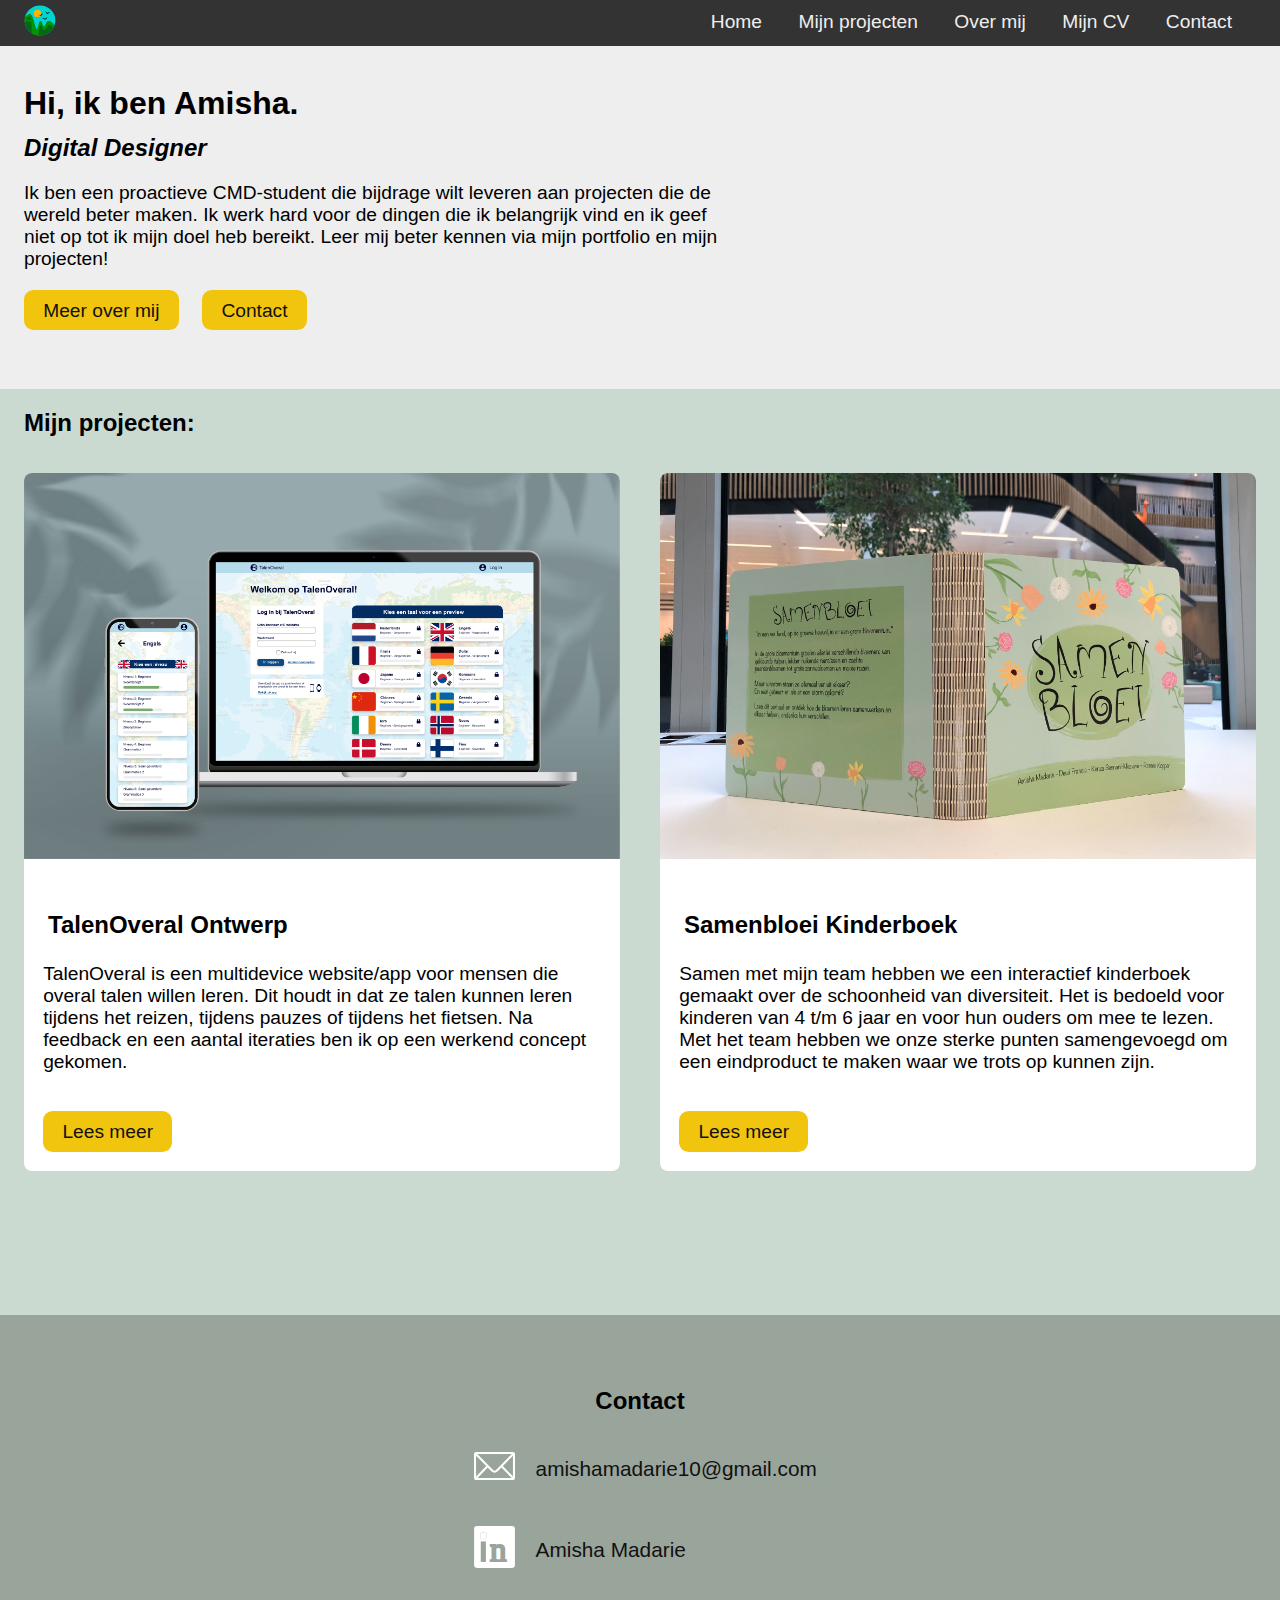
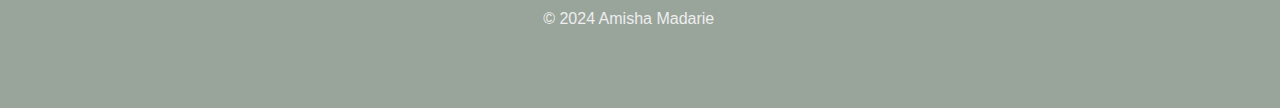
<file: index.html>
<!doctype html>
<html lang="nl">
	
<head>
	<meta charset="UTF-8">
	<meta name="author" content="jouw naam">
	<meta name="viewport" content="width=device-width, initial-scale=1">
	
	<title>Amisha Madarie</title>
	
	<link href="styles/style.css" rel="stylesheet">
	<link rel="icon" type="image/svg+xml" href="images/logo.svg">
	<link rel="stylesheet" href="https://cdnjs.cloudflare.com/ajax/libs/font-awesome/4.7.0/css/font-awesome.min.css">
</head>

<body>

	<header>
		<section class="menu">
			<a href="index.html"><img src="images/logo.svg" alt="Logo van Amisha"></a>
			<ul>
				<li><a href="index.html">Home</a></li>
				<li><a href="#project">Mijn projecten</a></li>
				<li><a href="overmij.html">Over mij</a></li> 
				<li><a href="cv.pdf" target="_blank">Mijn CV</a></li>
				<li><a href="#contact">Contact</a></li>
			</ul>
		</section>

		<section class="menu2">
			<a href="index.html"><img src="images/logo.svg" alt="Logo van Amisha"></a>
			<ul id="myLinks">
				<li><a href="index.html">Home</a></li>
				<li><a href="#project">Mijn projecten</a></li>
				<li><a href="overmij.html">Over mij</a></li> 
				<li><a href="cv.pdf" target="_blank">Mijn CV</a></li>
				<li><a href="#contact">Contact</a></li>
			</ul>
			<a href="javascript:void(0);" class="icon" onclick="myFunction()">
				<i class="fa fa-bars"></i>
			</a>
		</section>
	</header>

	<main>
		<section class="banner">
			<article id="banground">
				<h1>Hi, ik ben Amisha.</h1>
				<h2>Digital Designer</h2>
				<p>Ik ben een proactieve CMD-student die bijdrage wilt leveren aan projecten die de wereld beter maken. 
					Ik werk hard voor de dingen die ik belangrijk vind en ik geef niet op tot ik mijn doel heb bereikt.
					Leer mij beter kennen via mijn portfolio en mijn projecten!
				</p>
				<a href="overmij.html">Meer over mij</a>
				<a href="#contact">Contact</a>
			</article>
		</section>

		<section class="projecten">
			<h2 id="project">Mijn projecten:</h2>

				<article class="talenoveral">
					<img src="images/mockuptalen.png"  alt="Mockup talen afbeelding">
					<h3>TalenOveral Ontwerp</h3>
					<p>TalenOveral is een multidevice website/app voor mensen die overal talen willen leren.
						Dit houdt in dat ze talen kunnen leren tijdens het reizen, tijdens pauzes of tijdens het fietsen.
						Na feedback en een aantal iteraties ben ik op een werkend concept gekomen.
					</p>
					<a href="talen.html">Lees meer</a>
				</article>

				<article class="samenbloei">
					<img src="images/samenbloeikaft.png" alt="Samenbloei Kaft Afbeelding">
					<h3>Samenbloei Kinderboek</h3>
					<p>Samen met mijn team hebben we een interactief kinderboek gemaakt over de schoonheid van diversiteit.
						Het is bedoeld voor kinderen van 4 t/m 6 jaar en voor hun ouders om mee te lezen.
						Met het team hebben we onze sterke punten samengevoegd om een eindproduct te maken waar we trots op kunnen zijn.
					</p>
					<a href="samenbloei.html">Lees meer</a>
				</article>

		</section>
	</main>

	<footer>
		<h3 id="contact">Contact</h3>
		<ul>
			<li>
				<a href="mailto:amishamadarie10@gmail.com"><img src="images/mailicon.svg" alt="Gmail Icon"></a>
				<a href="mailto:amishamadarie10@gmail.com">amishamadarie10@gmail.com</a>
			</li>
			<li>
				<a href="https://www.linkedin.com/in/amisha-madarie" target="_blank"><img src="images/linkedinicon.svg" alt="Linkedin Icon"></a>
				<a href="https://www.linkedin.com/in/amisha-madarie" target="_blank">Amisha Madarie</a>
			</li>
			<li>
				<p id="cr">© 2024 Amisha Madarie</p>
			</li>
		</ul>
	</footer>

	<script defer src="scripts/script.js"></script>
</body>
	
</html>
</file>
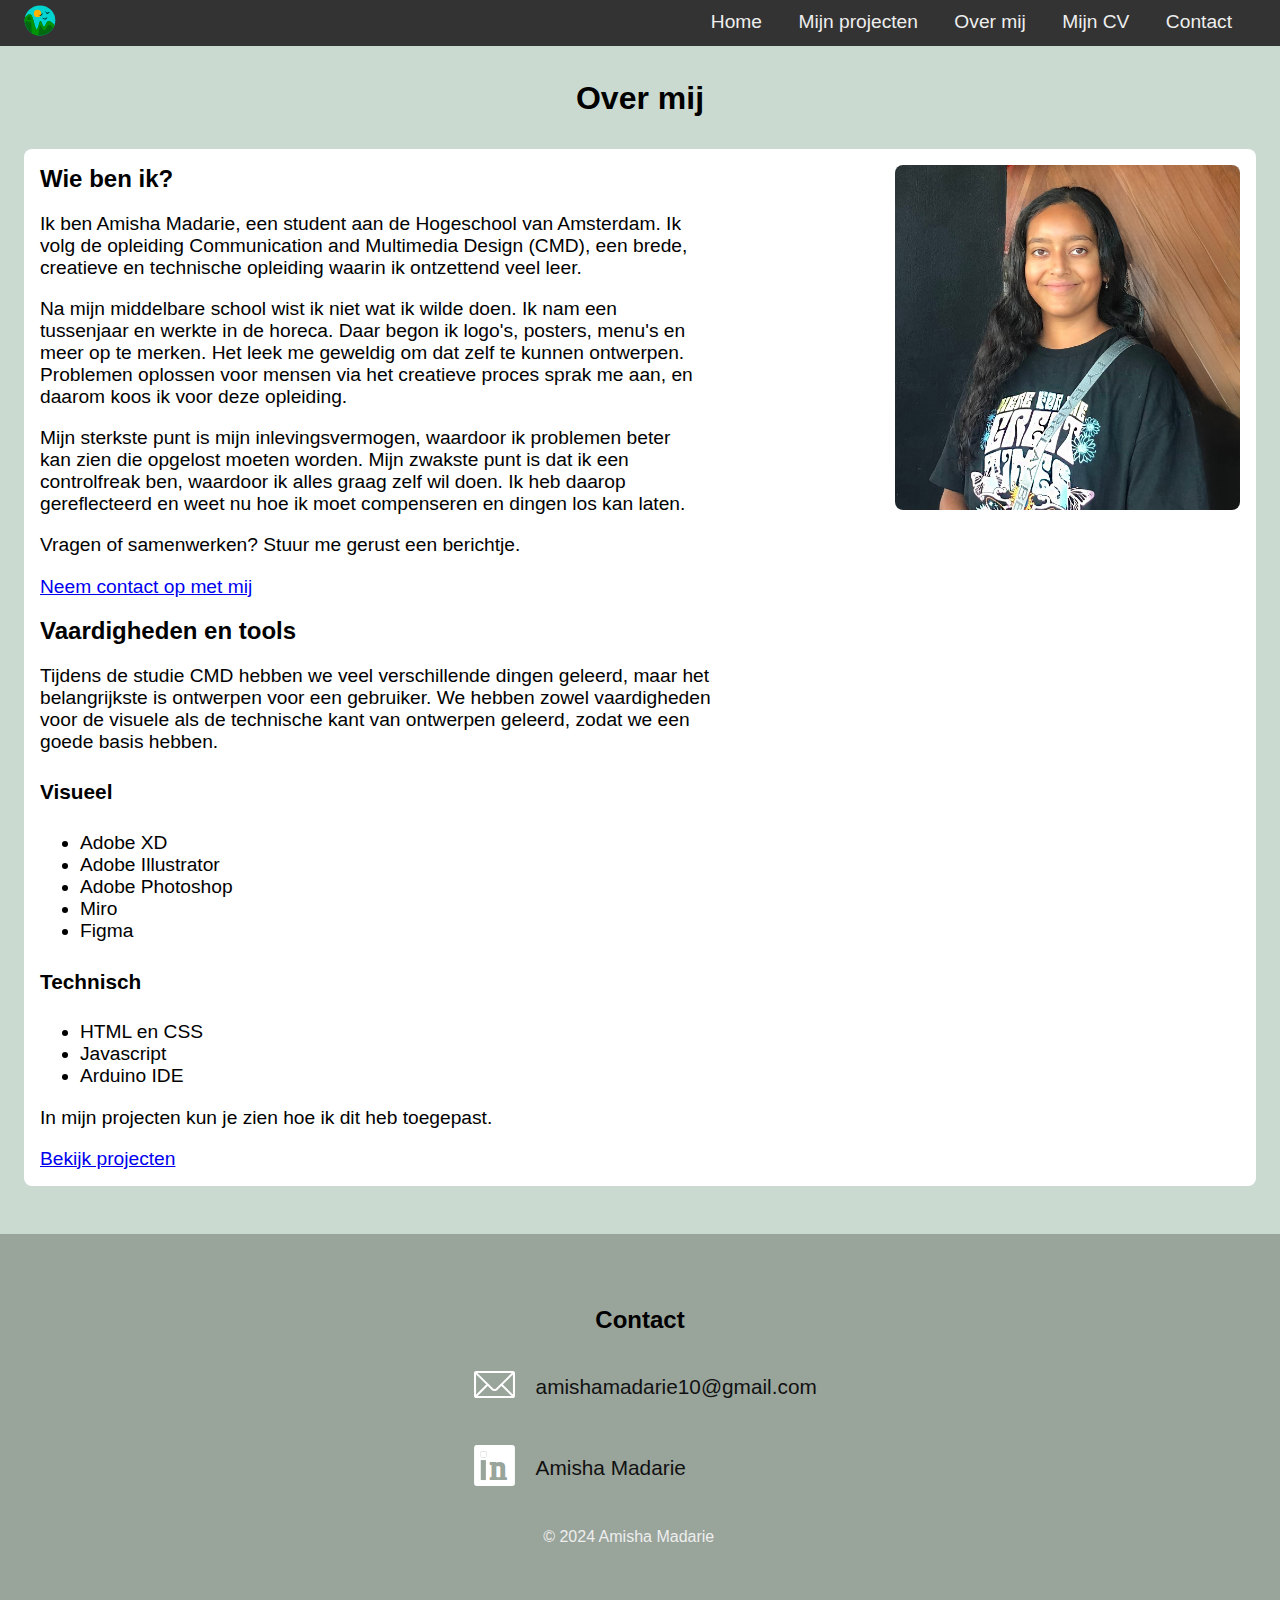
<file: overmij.html>
<!doctype html>
<html lang="nl">
	
<head>
	<meta charset="UTF-8">
	<meta name="author" content="jouw naam">
	<meta name="viewport" content="width=device-width, initial-scale=1">
	
	<title>Amisha Madarie</title>
	
	<link href="styles/style.css" rel="stylesheet">
	<link rel="icon" type="image/svg+xml" href="images/logo.svg">
	<link rel="stylesheet" href="https://cdnjs.cloudflare.com/ajax/libs/font-awesome/4.7.0/css/font-awesome.min.css">
</head>

<body>

	<header>
		<section class="menu">
			<a href="index.html"><img src="images/logo.svg" alt="Logo van Amisha"></a>
			<ul>
				<li><a href="index.html">Home</a></li>
				<li><a href="index.html">Mijn projecten</a></li>
				<li><a href="overmij.html">Over mij</a></li> 
				<li><a href="cv.pdf" target="_blank">Mijn CV</a></li>
				<li><a href="#contact">Contact</a></li>
			</ul>
		</section>

		<section class="menu2">
			<a href="index.html"><img src="images/logo.svg" alt="Logo van Amisha"></a>
			<ul id="myLinks">
				<li><a href="index.html">Home</a></li>
				<li><a href="index.html#project">Mijn projecten</a></li>
				<li><a href="overmij.html">Over mij</a></li> 
				<li><a href="cv.pdf" target="_blank">Mijn CV</a></li>
				<li><a href="#contact">Contact</a></li>
			</ul>
			<a href="javascript:void(0);" class="icon" onclick="myFunction()">
				<i class="fa fa-bars"></i>
			</a>
		</section>
	</header>

	<main class="about">
		<h1 id="titel">Over mij</h1>

		<section class="overmij">
			<article id="ikben">
				<section class="tekst">
				<h2>Wie ben ik?</h2>
				<p>Ik ben Amisha Madarie, een student aan de Hogeschool van Amsterdam. 
					Ik volg de opleiding Communication and Multimedia Design (CMD), een brede, creatieve en technische opleiding waarin ik ontzettend veel leer.</p>
				<p>Na mijn middelbare school wist ik niet wat ik wilde doen. 
					Ik nam een tussenjaar en werkte in de horeca.
					 Daar begon ik logo's, posters, menu's en meer op te merken. 
					 Het leek me geweldig om dat zelf te kunnen ontwerpen. 
					 Problemen oplossen voor mensen via het creatieve proces sprak me aan, en daarom koos ik voor deze opleiding.</p>
				<p>Mijn sterkste punt is mijn inlevingsvermogen, waardoor ik problemen beter kan zien die opgelost moeten worden. 
					Mijn zwakste punt is dat ik een controlfreak ben, waardoor ik alles graag zelf wil doen. 
					Ik heb daarop gereflecteerd en weet nu hoe ik moet compenseren en dingen los kan laten.</p>
				<p>Vragen of samenwerken? Stuur me gerust een berichtje.</p>
				<a href="#contact">Neem contact op met mij</a></p>
				</section>
				
				<img src="images/portret.jpg" alt="Portret van Amisha" id="portret">
	 		</article>

			<article id="skills">
				<h2>Vaardigheden en tools</h2>
				<p>Tijdens de studie CMD hebben we veel verschillende dingen geleerd, maar het belangrijkste is ontwerpen voor een gebruiker. 
					We hebben zowel vaardigheden voor de visuele als de technische kant van ontwerpen geleerd, zodat we een goede basis hebben.</p>

				<h4>Visueel</h4>
					<ul>
					  <li>Adobe XD</li>
					  <li>Adobe Illustrator</li>
					  <li>Adobe Photoshop</li>
					  <li>Miro</li>
					  <li>Figma</li>
					</ul>
				<h4>Technisch</h4>
					<ul>
					  <li>HTML en CSS</li>
					  <li>Javascript</li>
					  <li>Arduino IDE</li>
					</ul>

				<p>In mijn projecten kun je zien hoe ik dit heb toegepast.</p>
				<a href="index.html#project">Bekijk projecten</a>
			</article>
		</section>

	</main>

	<footer>
		<h3 id="contact">Contact</h3>
		<ul>
			<li>
				<a href="mailto:amishamadarie10@gmail.com"><img src="images/mailicon.svg" alt="Gmail Icon"></a>
				<a href="mailto:amishamadarie10@gmail.com">amishamadarie10@gmail.com</a>
			</li>
			<li>
				<a href="https://www.linkedin.com/in/amisha-madarie" target="_blank"><img src="images/linkedinicon.svg" alt="Linkedin Icon"></a>
				<a href="https://www.linkedin.com/in/amisha-madarie" target="_blank">Amisha Madarie</a>
			</li>
			<li>
				<p id="cr">© 2024 Amisha Madarie</p>
			</li>
		</ul>
	</footer>

	<script defer src="scripts/script.js"></script>
</body>
	
</html>
</file>
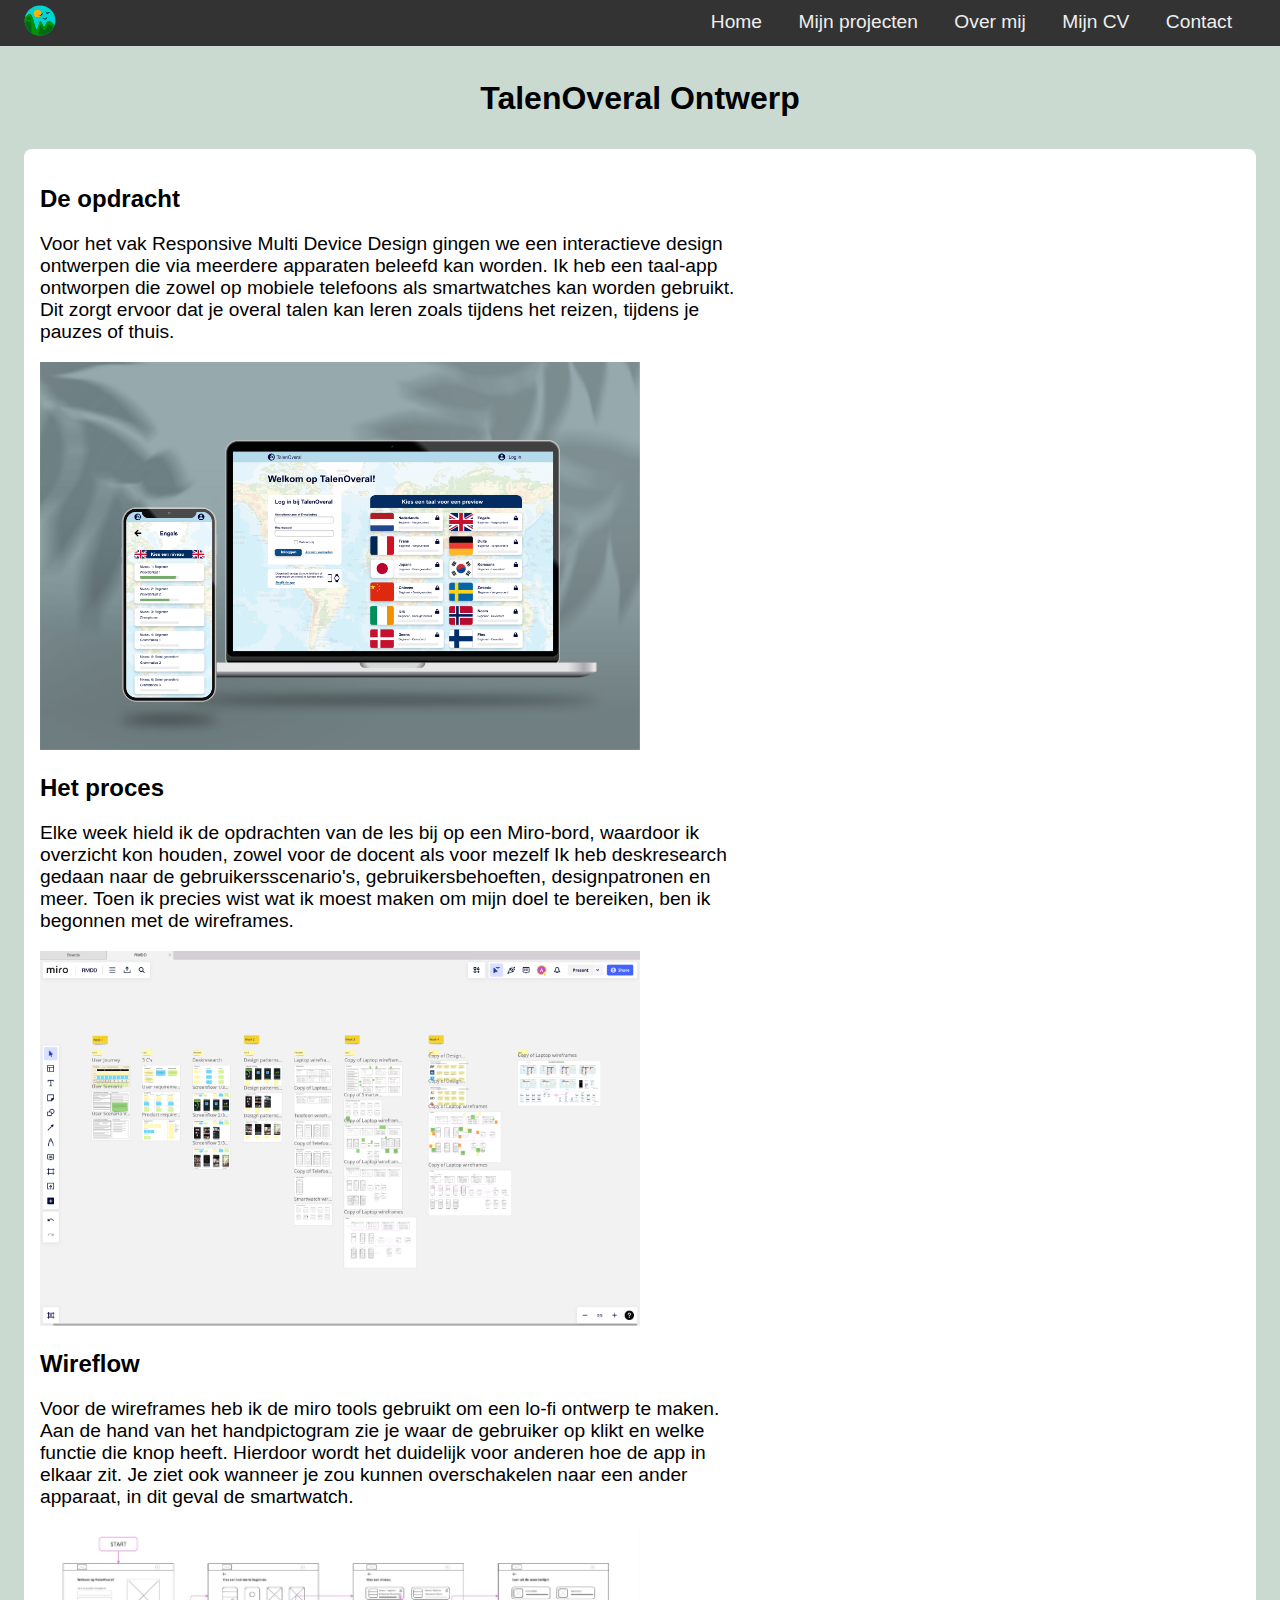
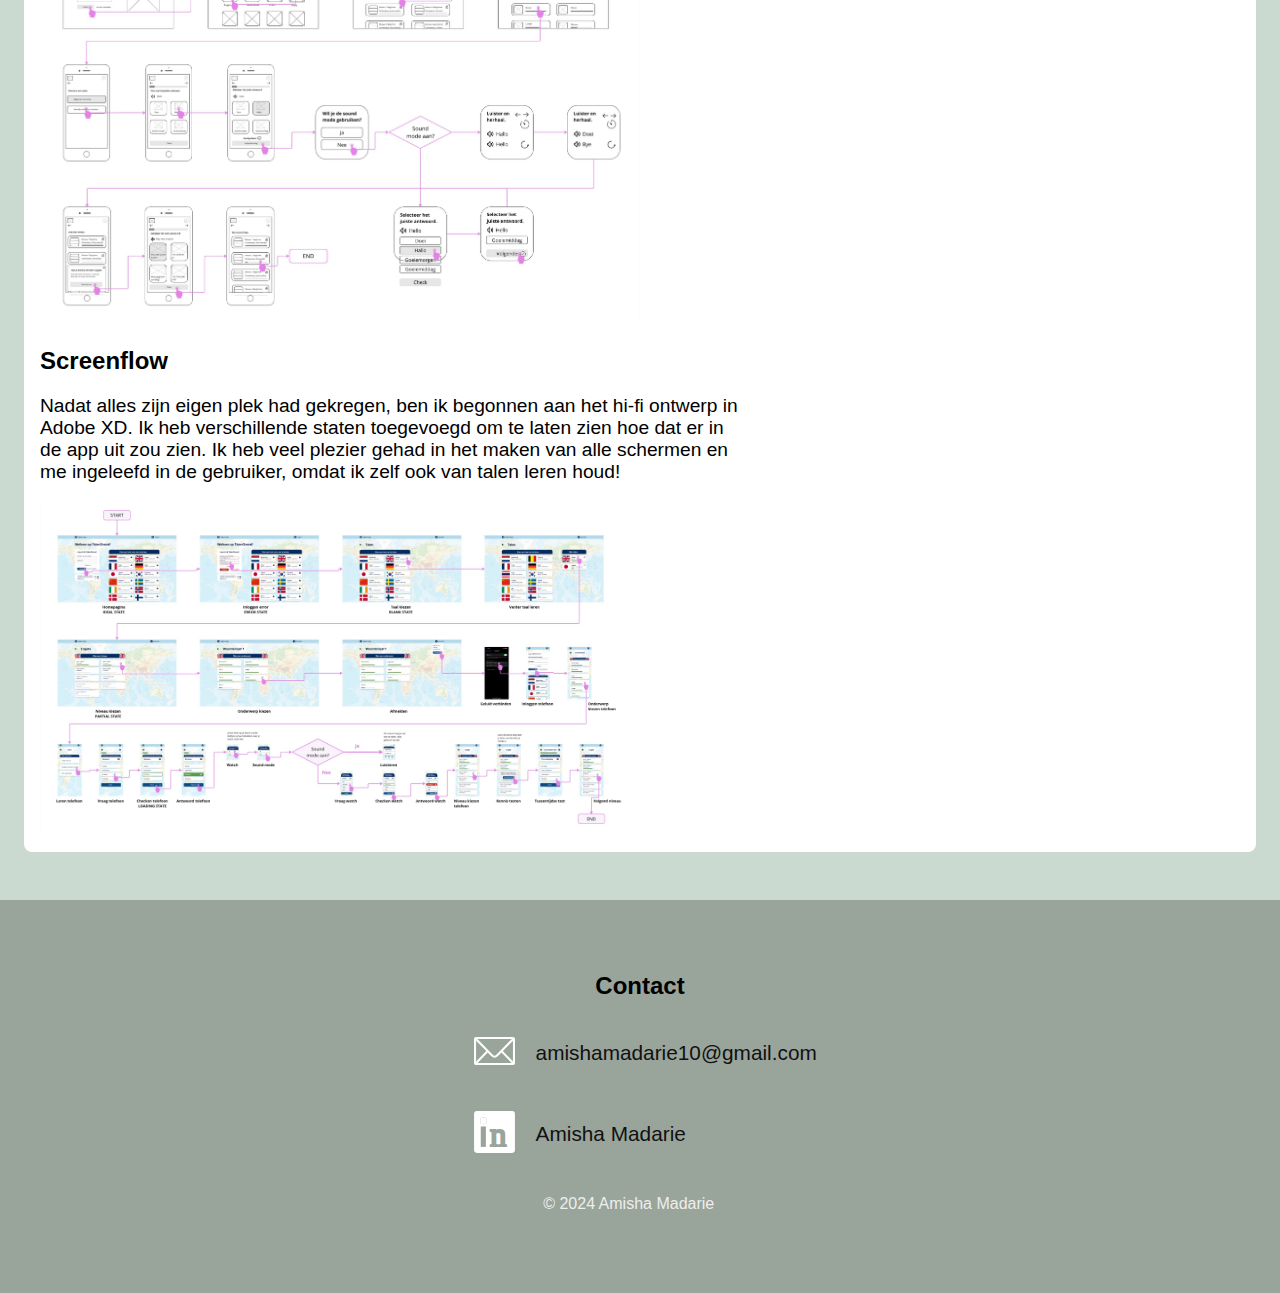
<file: talen.html>
<!doctype html>
<html lang="nl">
	
<head>
	<meta charset="UTF-8">
	<meta name="author" content="jouw naam">
	<meta name="viewport" content="width=device-width, initial-scale=1">
	
	<title>Amisha Madarie</title>
	
	<link href="styles/style.css" rel="stylesheet">
	<link rel="icon" type="image/svg+xml" href="images/logo.svg">
	<link rel="stylesheet" href="https://cdnjs.cloudflare.com/ajax/libs/font-awesome/4.7.0/css/font-awesome.min.css">
</head>

<body>

	<header>
		<section class="menu">
			<a href="index.html"><img src="images/logo.svg" alt="Logo van Amisha"></a>
			<ul>
				<li><a href="index.html">Home</a></li>
				<li><a href="index.html">Mijn projecten</a></li>
				<li><a href="overmij.html">Over mij</a></li> 
				<li><a href="cv.pdf" target="_blank">Mijn CV</a></li>
				<li><a href="#contact">Contact</a></li>
			</ul>
		</section>

		<section class="menu2">
			<a href="index.html"><img src="images/logo.svg" alt="Logo van Amisha"></a>
			<ul id="myLinks">
				<li><a href="index.html">Home</a></li>
				<li><a href="index.html#project">Mijn projecten</a></li>
				<li><a href="overmij.html">Over mij</a></li> 
				<li><a href="cv.pdf" target="_blank">Mijn CV</a></li>
				<li><a href="#contact">Contact</a></li>
			</ul>
			<a href="javascript:void(0);" class="icon" onclick="myFunction()">
				<i class="fa fa-bars"></i>
			</a>
		</section>
	</header>

	<main class="talen">
        <h1 id="titel">TalenOveral Ontwerp</h1>

		<section class="taal">
			<h2>De opdracht</h2>
			<p>Voor het vak Responsive Multi Device Design gingen we een interactieve design ontwerpen die via meerdere apparaten beleefd kan worden.
				Ik heb een taal-app ontworpen die zowel op mobiele telefoons als smartwatches kan worden gebruikt.
				Dit zorgt ervoor dat je overal talen kan leren zoals tijdens het reizen, tijdens je pauzes of thuis.
			</p>
			<img src="images/mockuptalen.png" alt="Mockup talen afbeelding">

			<h2>Het proces</h2>
			<section class="talenproces">
				<p>Elke week hield ik de opdrachten van de les bij op een Miro-bord, waardoor ik overzicht kon houden, zowel voor de docent als voor mezelf
					Ik heb deskresearch gedaan naar de gebruikersscenario's, gebruikersbehoeften, designpatronen en meer. 
					Toen ik precies wist wat ik moest maken om mijn doel te bereiken, ben ik begonnen met de wireframes.
				</p>
				<img id="proces" src="images/proces.png" alt="Proces afbeelding">
			</section>

			<h2>Wireflow</h2>
			<p>Voor de wireframes heb ik de miro tools gebruikt om een lo-fi ontwerp te maken.
				Aan de hand van het handpictogram zie je waar de gebruiker op klikt en welke functie die knop heeft.
				Hierdoor wordt het duidelijk voor anderen hoe de app in elkaar zit. 
				Je ziet ook wanneer je zou kunnen overschakelen naar een ander apparaat, in dit geval de smartwatch.
			</p>
			<img src="images/wireflow.jpg" alt="Wireflow afbeelding">

			<h2>Screenflow</h2>
			<p> Nadat alles zijn eigen plek had gekregen, ben ik begonnen aan het hi-fi ontwerp in Adobe XD.
				Ik heb verschillende staten toegevoegd om te laten zien hoe dat er in de app uit zou zien.
				Ik heb veel plezier gehad in het maken van alle schermen en me ingeleefd in de gebruiker, omdat ik zelf ook van talen leren houd!
			</p>
			<img src="images/screenflow.jpg" alt="Screenflow afbeelding">
		</section>
	</main>

	<footer>
		<h3 id="contact">Contact</h3>
		<ul>
			<li>
				<a href="mailto:amishamadarie10@gmail.com"><img src="images/mailicon.svg" alt="Gmail Icon"></a>
				<a href="mailto:amishamadarie10@gmail.com">amishamadarie10@gmail.com</a>
			</li>
			<li>
				<a href="https://www.linkedin.com/in/amisha-madarie" target="_blank"><img src="images/linkedinicon.svg" alt="Linkedin Icon"></a>
				<a href="https://www.linkedin.com/in/amisha-madarie" target="_blank">Amisha Madarie</a>
			</li>
			<li>
				<p id="cr">© 2024 Amisha Madarie</p>
			</li>
		</ul>
	</footer>

	<script defer src="scripts/script.js"></script>
</body>
	
</html>
</file>
<file: styles/style.css>
*, *::after, *::before {
  box-sizing:border-box;  
}

/* :root {
	--color-text:#111;
	--color-text2: #eee;
	--color-background:#eee;
	--color-button: #F1C50E;
	--color-footer: #99A49B;
	--color-body: #CBDAD1;
	--color-header: #2A626F;
} */

:root {
	--color-text:#111;
	--color-text2: #eee;
	--color-background:#FFF;
	--color-button: #F1C50E;
	/* --color-footer: #7a9c81; */
	--color-footer: #99A49B;
	--color-body: #eee;
	--color-body2: #CBDAD1;
	--color-header: #2A626F;
}

/* Code algemeen */
body {
	font-family: Arial, Helvetica, sans-serif;
	background-color: var(--color-body2);
	margin: 0;
}

img {
	width: 100%;
}

/* Start code header */
header img{
	width: 2em;
	margin: .3em;
	margin-left: 1.5em;
}

.menu ul{
	list-style: none;
	padding: 0;
	float: right;
	margin-right: 1em;
	margin-top: .7em;
}

.menu ul li{
	display: inline-block;
	margin-right: 2em;
}

.menu li a{
	text-decoration: none;
	color: var(--color-text2);
	display: block;
	font-size: 1.2em;
}

.menu a:hover{
	color: var(--color-button);
	transition: .3s;
  }

header {
	height: 2.9em;
	width: 100%;
	background-color: #333;
	position: fixed;
	top: 0;

}

.menu2 {
	overflow: hidden;
	background-color: #333;
	position: fixed;
	width: 100%;
  }
  
  .menu2 #myLinks {
	display: none;
	text-decoration: none;
	list-style: none;
	padding: 0;
	margin-left: 1.5em;
  }

  .menu2 #myLinks a {
	padding: 1em 0em 1em 0em;
	font-size: 1.2em;
  }
  
   .menu2 a {
	color: white;
	text-decoration: none;
	font-size: 17px;
	display: block;
  }

  .menu2 a.icon {
	background: black;
	display: block;
	position: absolute;
	right: 0;
	top: 0;
	padding: 14px 16px;
  }
  
/* Einde code header */
  

/* Start code main */
.banner {
	background-color: var(--color-body);
	padding-bottom: .5em;
}

.banner h1{
	font-size: 2em;
	margin-bottom: 0;
}

.banner h2{
	font-size: 1.5em;
	font-style: italic;
	margin-top: .5em;
}

.banner p{
	margin-bottom: 1.5em;
	max-width: 700px;
	font-size: 1.2em;
}

.banner a {
	color: var(--color-text);
	text-decoration: none;
	background-color: var(--color-button);
	padding: .5em 1em .5em 1em;
	border-radius: .5em;
	margin: 2em .5em 0 0;
	font-size: 1.2em;
}

.banner a:nth-of-type(2){
	margin-left: .5em;
}

.banner a, .projecten a{
	background-color: var(--color-button);
	border-radius: .5em;
	color: var(--color-text);
	transition: .3s;
  }
  
.banner a:hover, .projecten a:hover {
	box-shadow: 8px 8px #f8e48d;
	transition: .3s;
  }

.vid video {
	max-width: 100%;
	height: auto;
	margin-bottom: 1em;
	margin-right: 1em;
}

.team img, .taal img {
	max-width: 600px;
}

.projecten a{
	text-decoration: none;
	color: var(--color-text);
	background-color: var(--color-button);
	padding: .5em 1em .5em 1em;
	border-radius: .5em;
}

.projecten {
    display: flex;
    flex-wrap: wrap; /* Zorgt ervoor dat de artikelen naar de volgende regel gaan als er niet genoeg ruimte is */
    justify-content: space-between;
}

#project {
    flex: 0 0 100%; /* Zorgt ervoor dat het <h2> de volledige breedte inneemt en niet meedoet aan de flexbox-verdeling */
    margin-bottom: 20px; 
}

.talenoveral, .samenbloei{
	background-color: var(--color-background);
	margin: 1em 0em 6em 0em;
	border-radius: .5em;
}

.talenoveral img, .samenbloei img{
	border-radius: .5em .5em 0 0;
}

.talenoveral h3, .samenbloei h3 {
	font-size: 1.5em;
	padding-top: 1em;
}

.talenoveral p, .samenbloei p {
    max-width: 700px;
	font-size: 1.2em;
}

.talenoveral a, .samenbloei a {
    display: inline-block; 
	font-size: 1.2em;
}

.talenoveral :not(img), .samenbloei :not(img) {
	margin: 1em;
}

/* Einde code main */


/* Start code footer */
footer {
	background-color: var(--color-footer);
	min-height: 3em;
	position: relative;
	bottom: 0;
	display: flex;
    flex-direction: column; 
    align-items: center; 
}

footer img {
	width: 2em;
	margin-right: 10px;
}

footer p {
	color: var(--color-text);
	font-size: 1.2em;
}

#cr {
	color: var(--color-text2);
	font-size: 1em;
	padding-left: 5em;
	margin-bottom: 4em;
}

footer h3{
	font-size: 1.5em;
	margin-bottom: 0;
	margin-top: 3em;
}

footer li {
	list-style: none;
	display: flex;
    align-items: center; 
	/* border-bottom: dotted 3px;
	color: #F1C50E; */
}

footer ul {
	padding: 0;
}

footer a{
	text-decoration: none;
	margin-top: 1em;
	margin-bottom: 1em;
	margin-left: .5em;
	font-size: 1.3em;
	color: var(--color-text);
}

.overmij, .team, .taal{
	background-color: var(--color-background);
	padding: 1em;
	border-radius: .5em;
}

.overmij p, .overmij li, .team p, .taal p{
	font-size: 1.2em;
	max-width: 700px;
}

.overmij a{
	font-size: 1.2em;
}

#titel{
	text-align: center;
	margin-bottom: 1em;
}

.overmij h2{
	font-size: 1.5em;
	margin-top: 0;
}

.overmij h4 {
	font-size: 1.3em;
}

.overmij img {
	margin-bottom: 2em;
	border-radius: .5em;
	max-width: 345px;
	max-height: 345px;
	margin-left: 12em;
}

#ikben {
	display: flex;
  }


/* Media-query voor schermen kleiner dan 700px */
@media only screen and (max-width: 700px) {
	header .menu ul{
		display: none;
	}

	header .menu img{
		display: none;
	}

	#banground {
		margin: 0 1.5em 3em 1.5em;
		height: 25em;
	}

	.banner{
		margin-bottom: 3em;
		padding-bottom: 5em;
	}

	.banner h1{
		padding-top: 2em;
	}

	#titel {
		margin-top: 2.5em;
	}
	
	.projecten, .about, .samen, .talen {
		margin: 0 1.5em 3em 1.5em;
	}

	#ikben {
		display: block;
	  }
	  
	.overmij img {
		margin-left: 0em;
	}
}


/* Media-query voor schermen kleiner dan 1000px */
@media only screen and (width < 1000px) {

	#banground {
		margin: 0 1.5em -2.5em 1.5em;
		height: 25em;
	}

	.banner h1{
		padding-top: 2em;
	}

	#titel {
		margin-top: 2.5em;
	}
	
	.projecten, .about, .samen, .talen {
		margin: 0 1.5em 3em 1.5em;
	}

	.talenoveral, .samenbloei {
		max-width: 1000px;
	}

	.overmij img {
		margin-left: 0em;
	}

	#ikben {
		display: block;
	  }
}

/* Media-query voor schermen breder dan 1000px */
@media only screen and (width >= 1000px) {

	#banground {
		margin: 0 1.5em -2.5em 1.5em;
		height: 25em;
	}

	.banner h1{
		padding-top: 2em;
	}

	#titel {
		margin-top: 2.5em;
	}
	
	.projecten, .about, .samen, .talen {
		margin: 0 1.5em 3em 1.5em;
	}
	
	.talenoveral, .samenbloei {
		max-width: 700px;
	}

	.projecten > article {
        max-width: calc(50% - 20px); /* Verdeelt de ruimte tussen de artikelen op grotere schermen */
    }

	.overmij img {
		margin-left: 12em;
	}

}

/* Media-query voor schermen breder dan 1500px */
@media only screen and (min-width: 1500px) {

	header img{
		margin-left: 18em;
	}
	
	.menu ul{
		margin-right: 18em;
	}

	#banground {
		margin: 6em 18em 3em 18em;
		margin-top: 0;
		height: 25em;
	}

	.banner h1{
		padding-top: 3em;
	}
	
	.projecten, .about, .samen, .talen {
		margin: 6em 18em 3em 18em;
	}

	.overmij img {
		margin: 2em 2em 2em 9em;
	}
	
	#ikben, #skills{
		padding: 2em 2em 2em 4em;
	}

	.team, .taal{
		padding: 2em 4em 2em 4em;
	}

	.taal img{
		max-width: 100%;
	}

	#proces{
		max-width: 50%;
	}

	.talenproces{
		display: flex;
	}

	.talenproces p{
		max-width: 45%;
		margin-right: 5%;
	}

	.proto{
		display: flex;
	}

	#proto1{
		width: 40%;
		margin-right: 3%;
	}

	#proto2{
		width: 60%;
	}

	.eindresultaat img{
		margin-bottom: 2em;
	}
	
}
</file>
